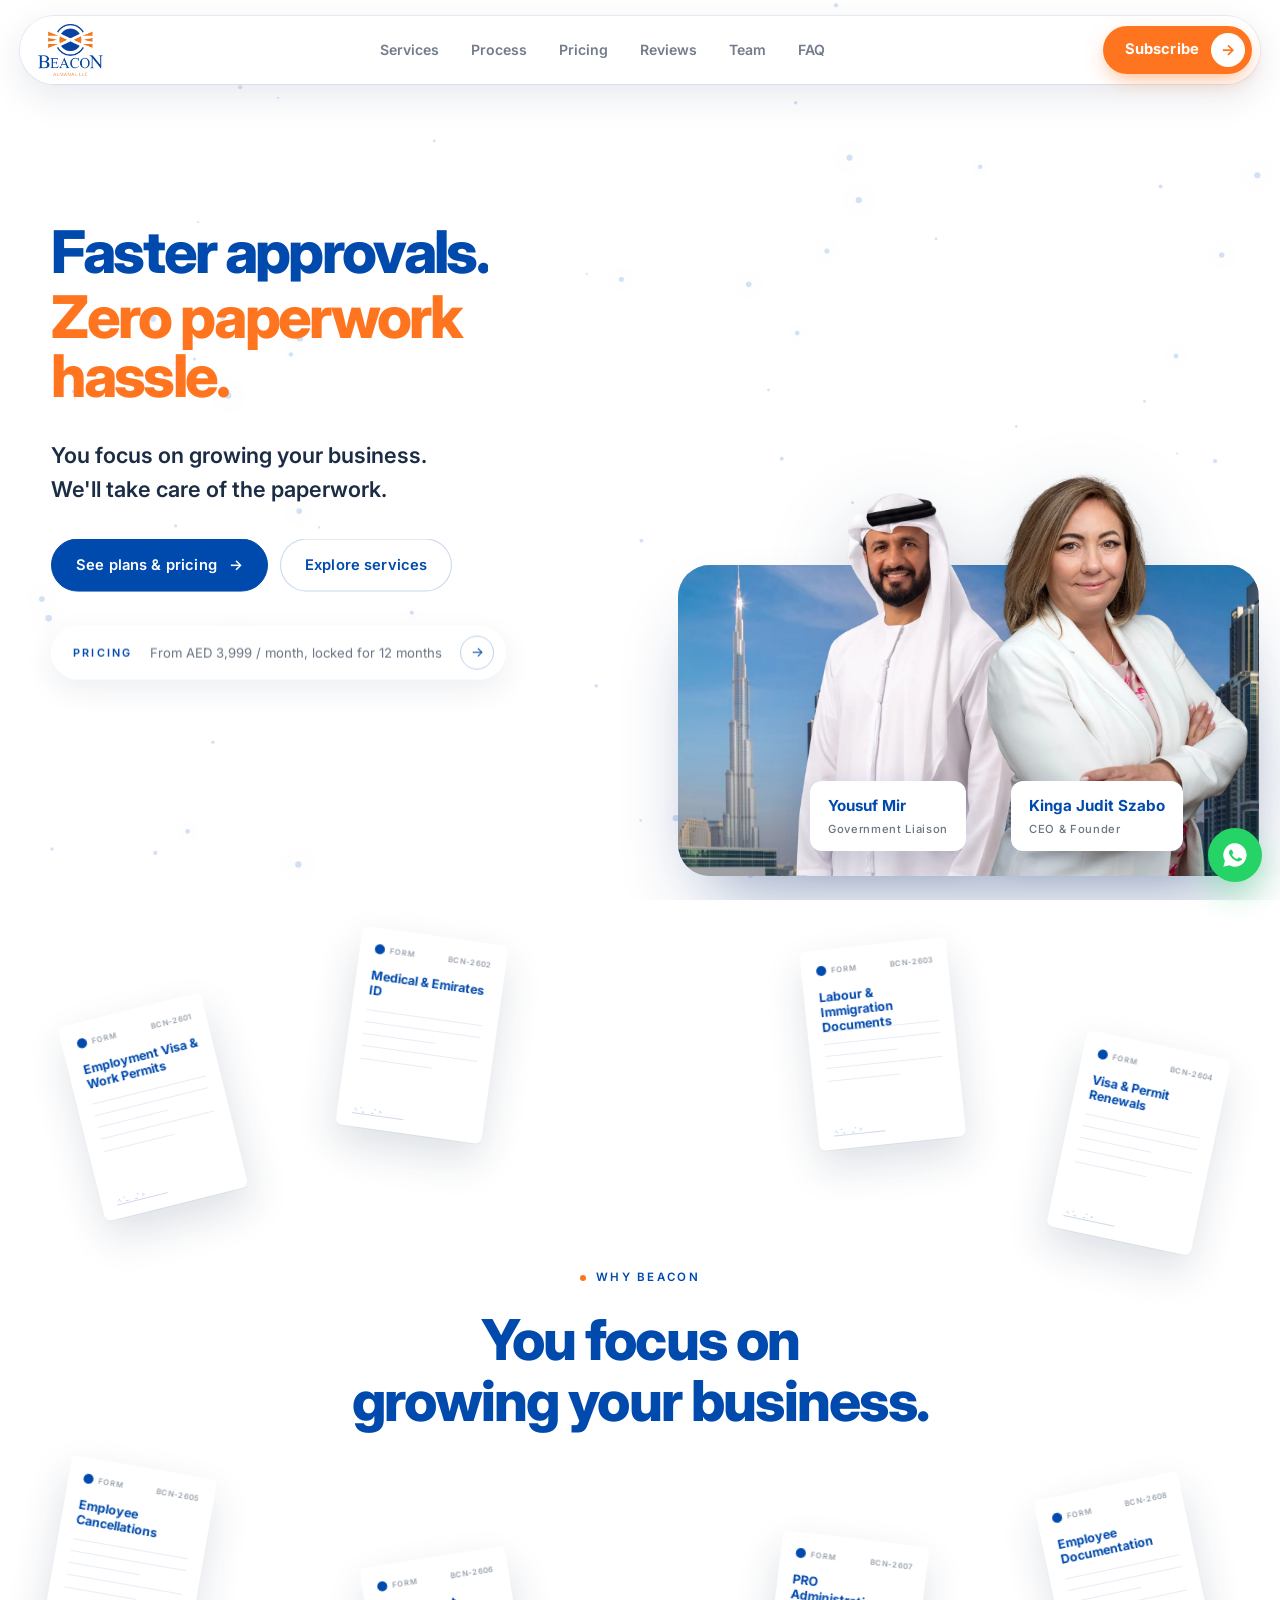
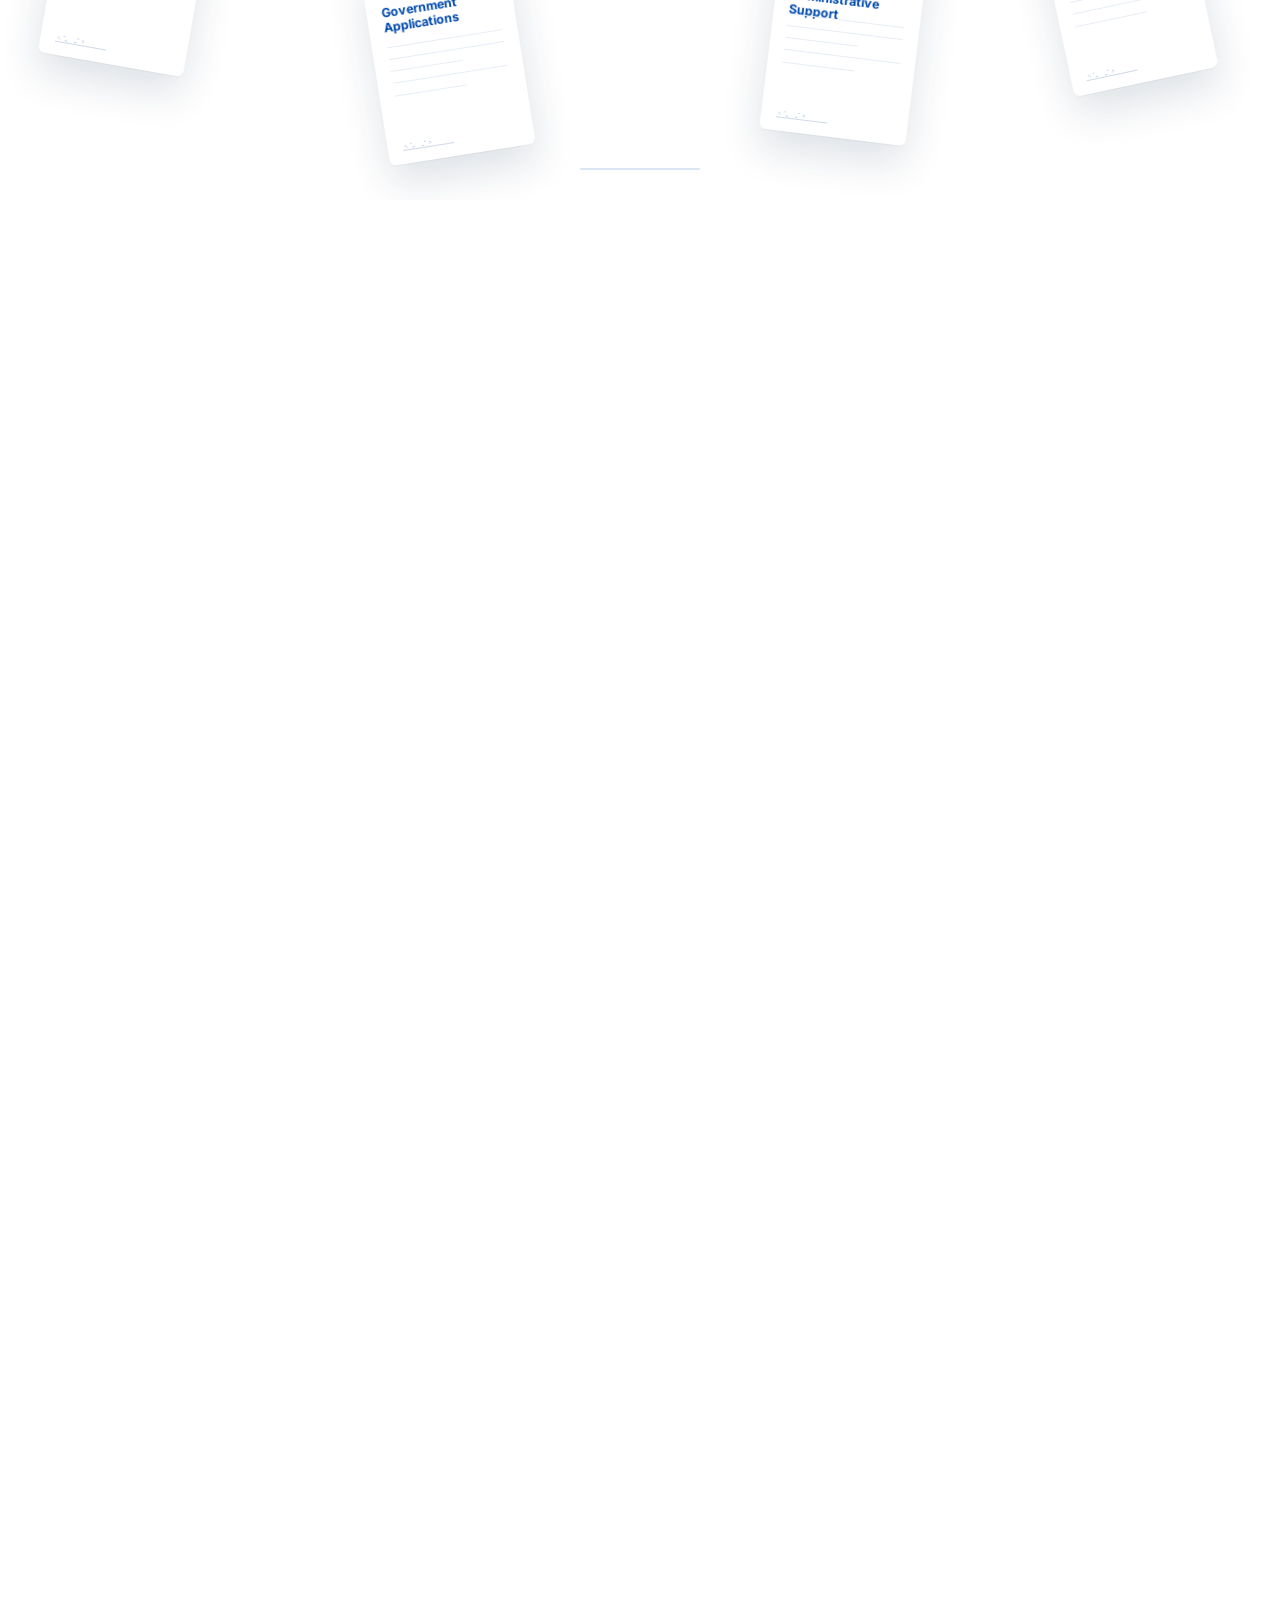
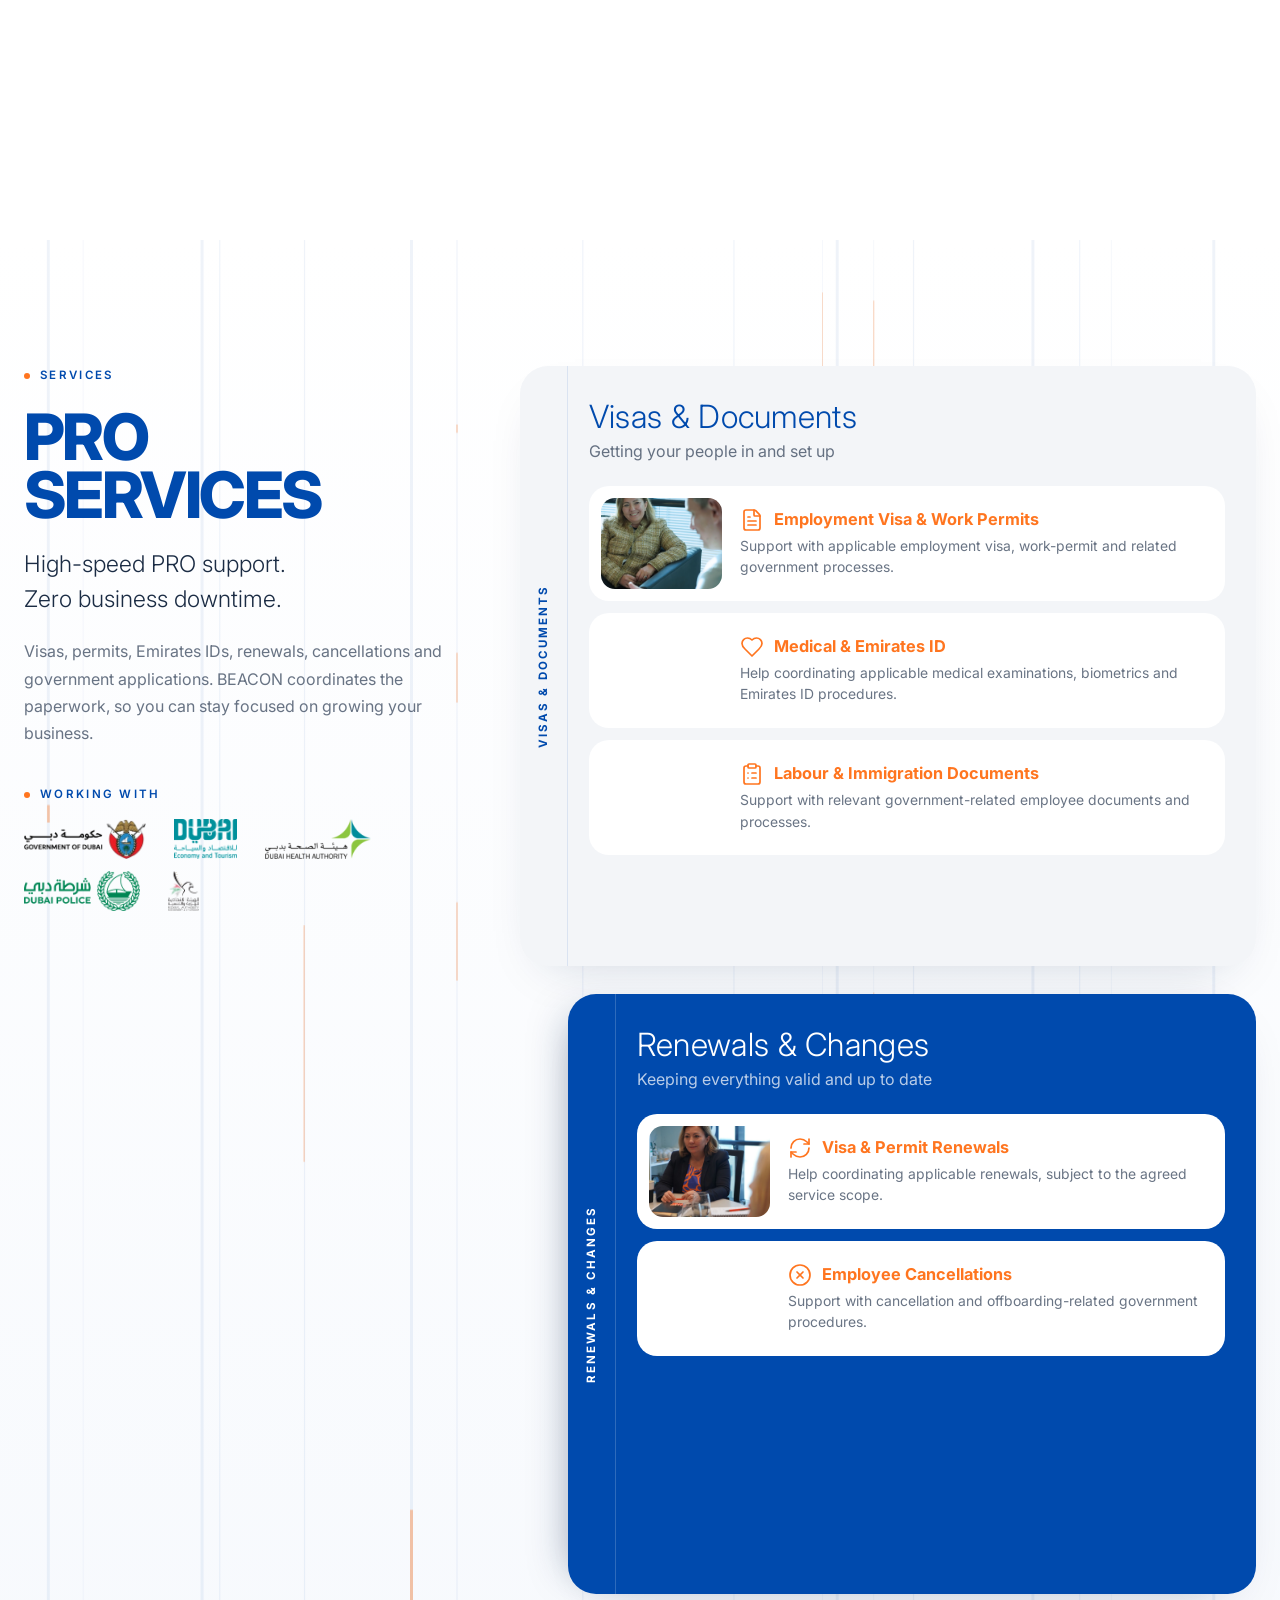
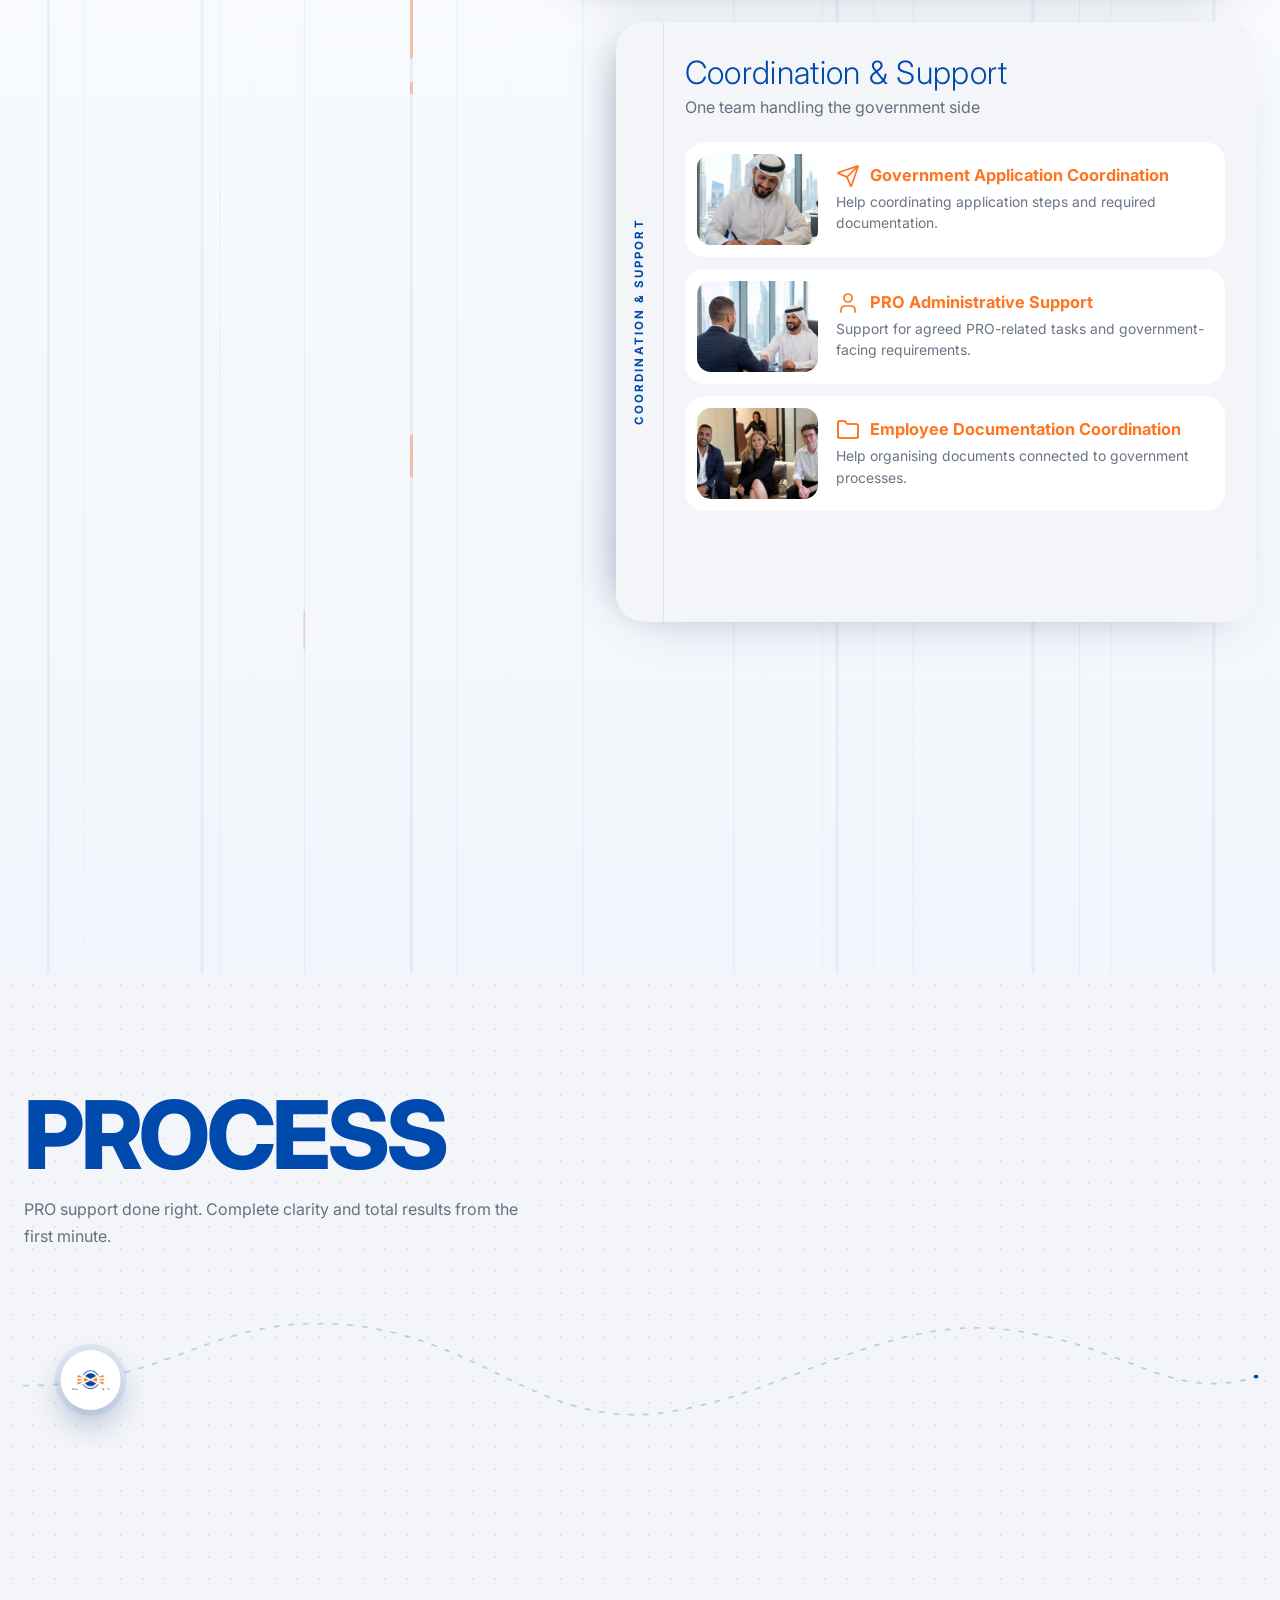
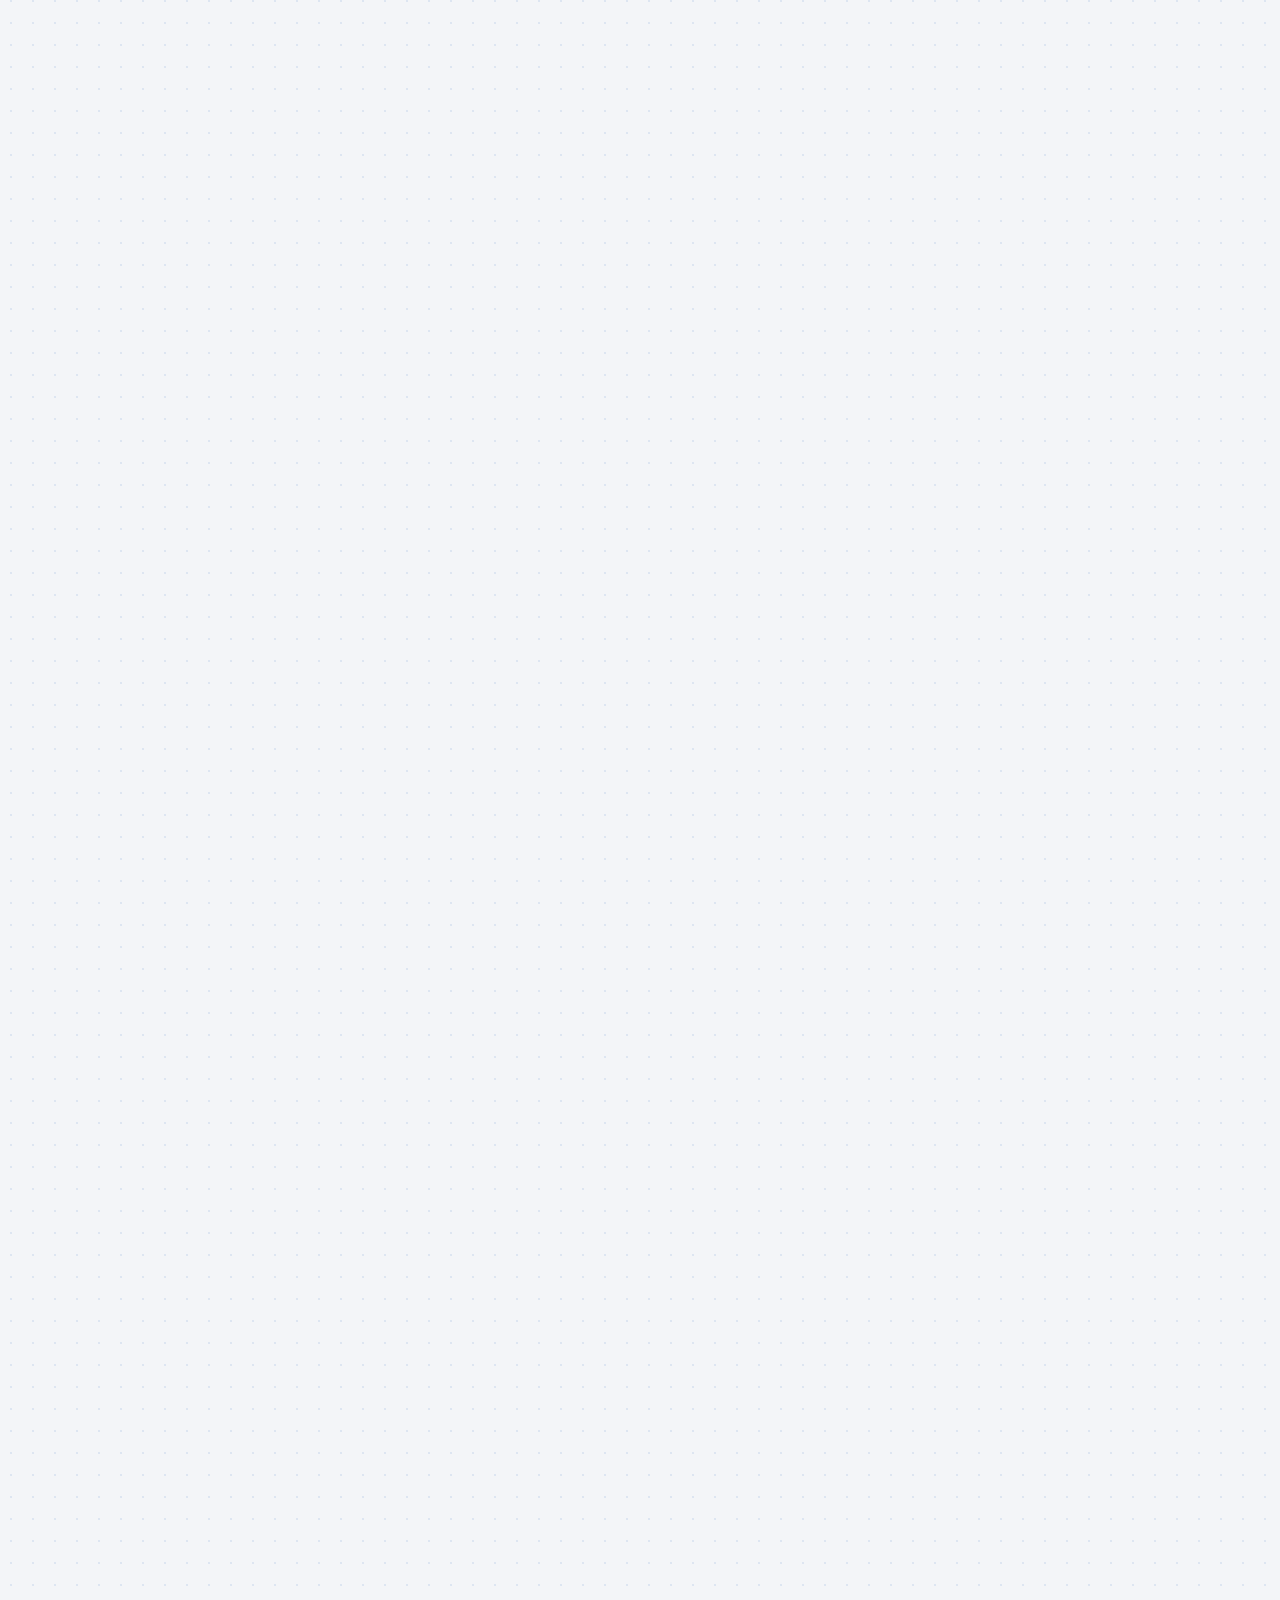
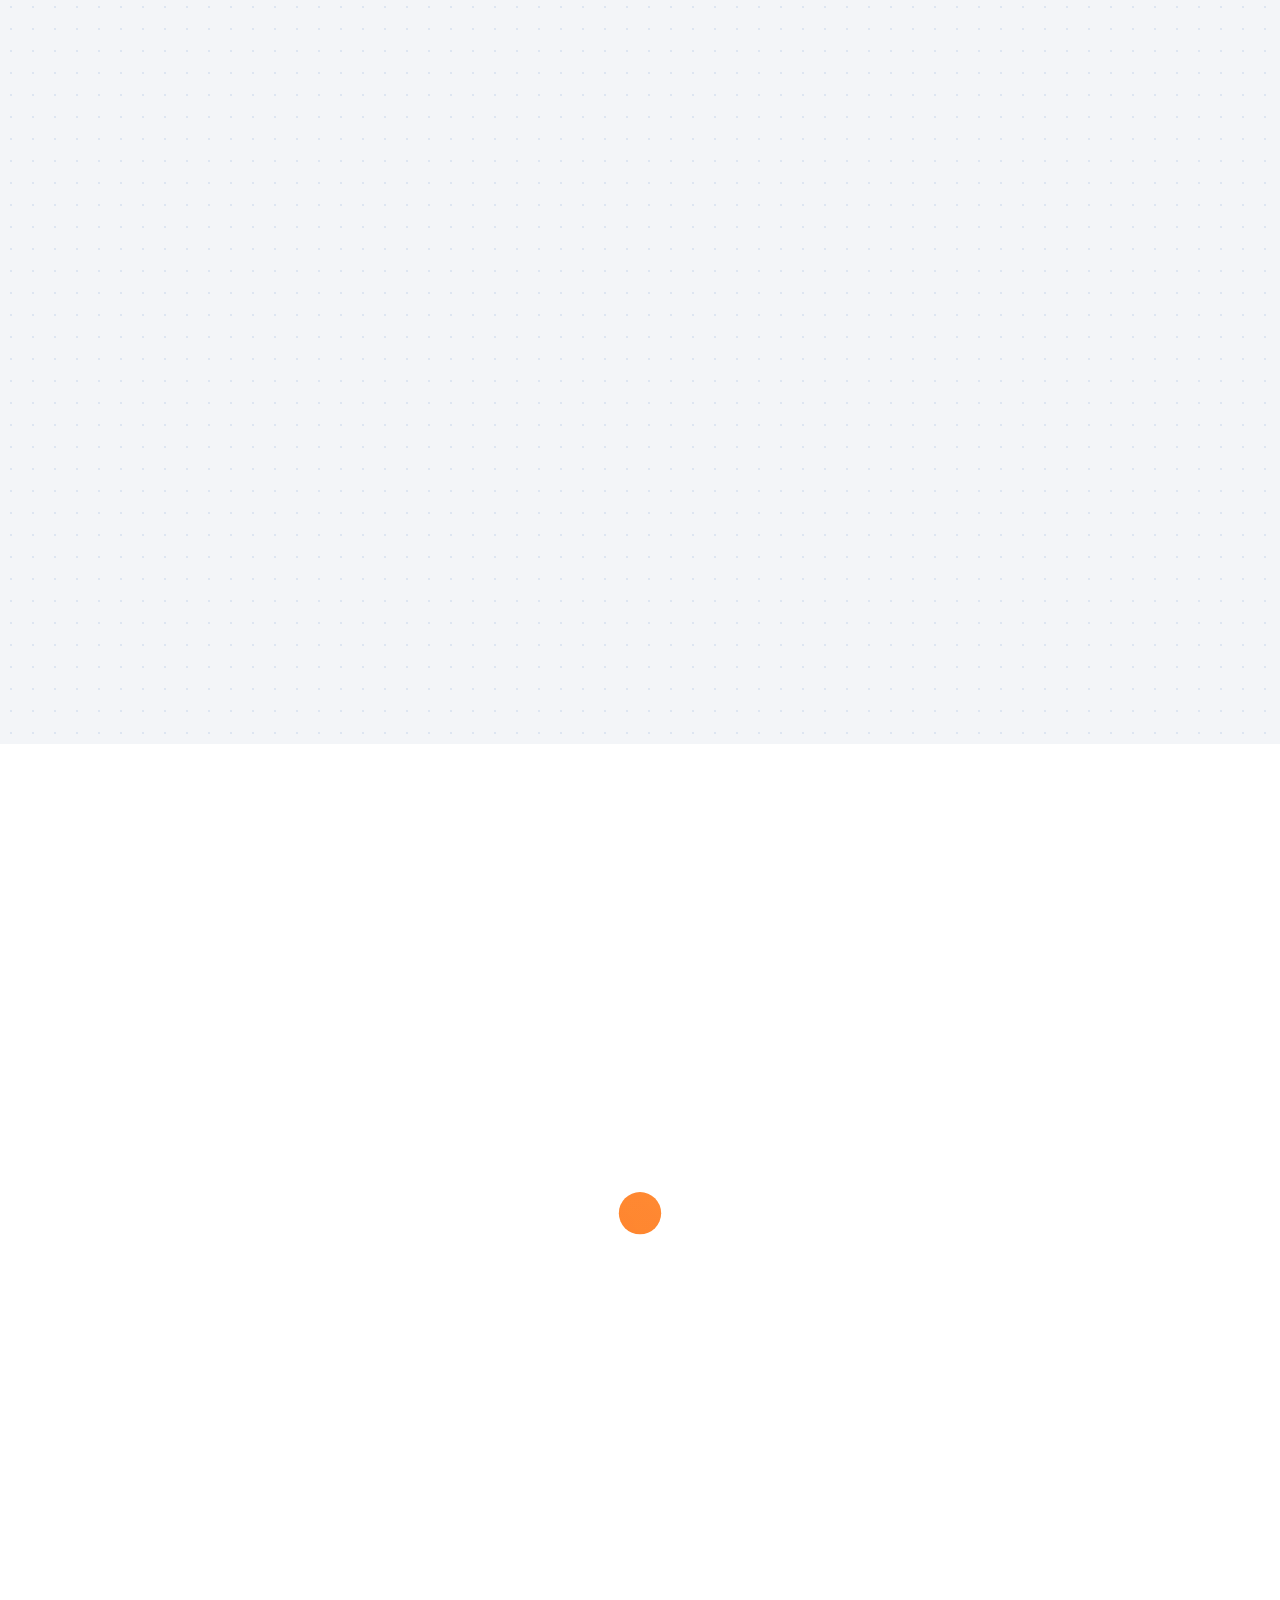
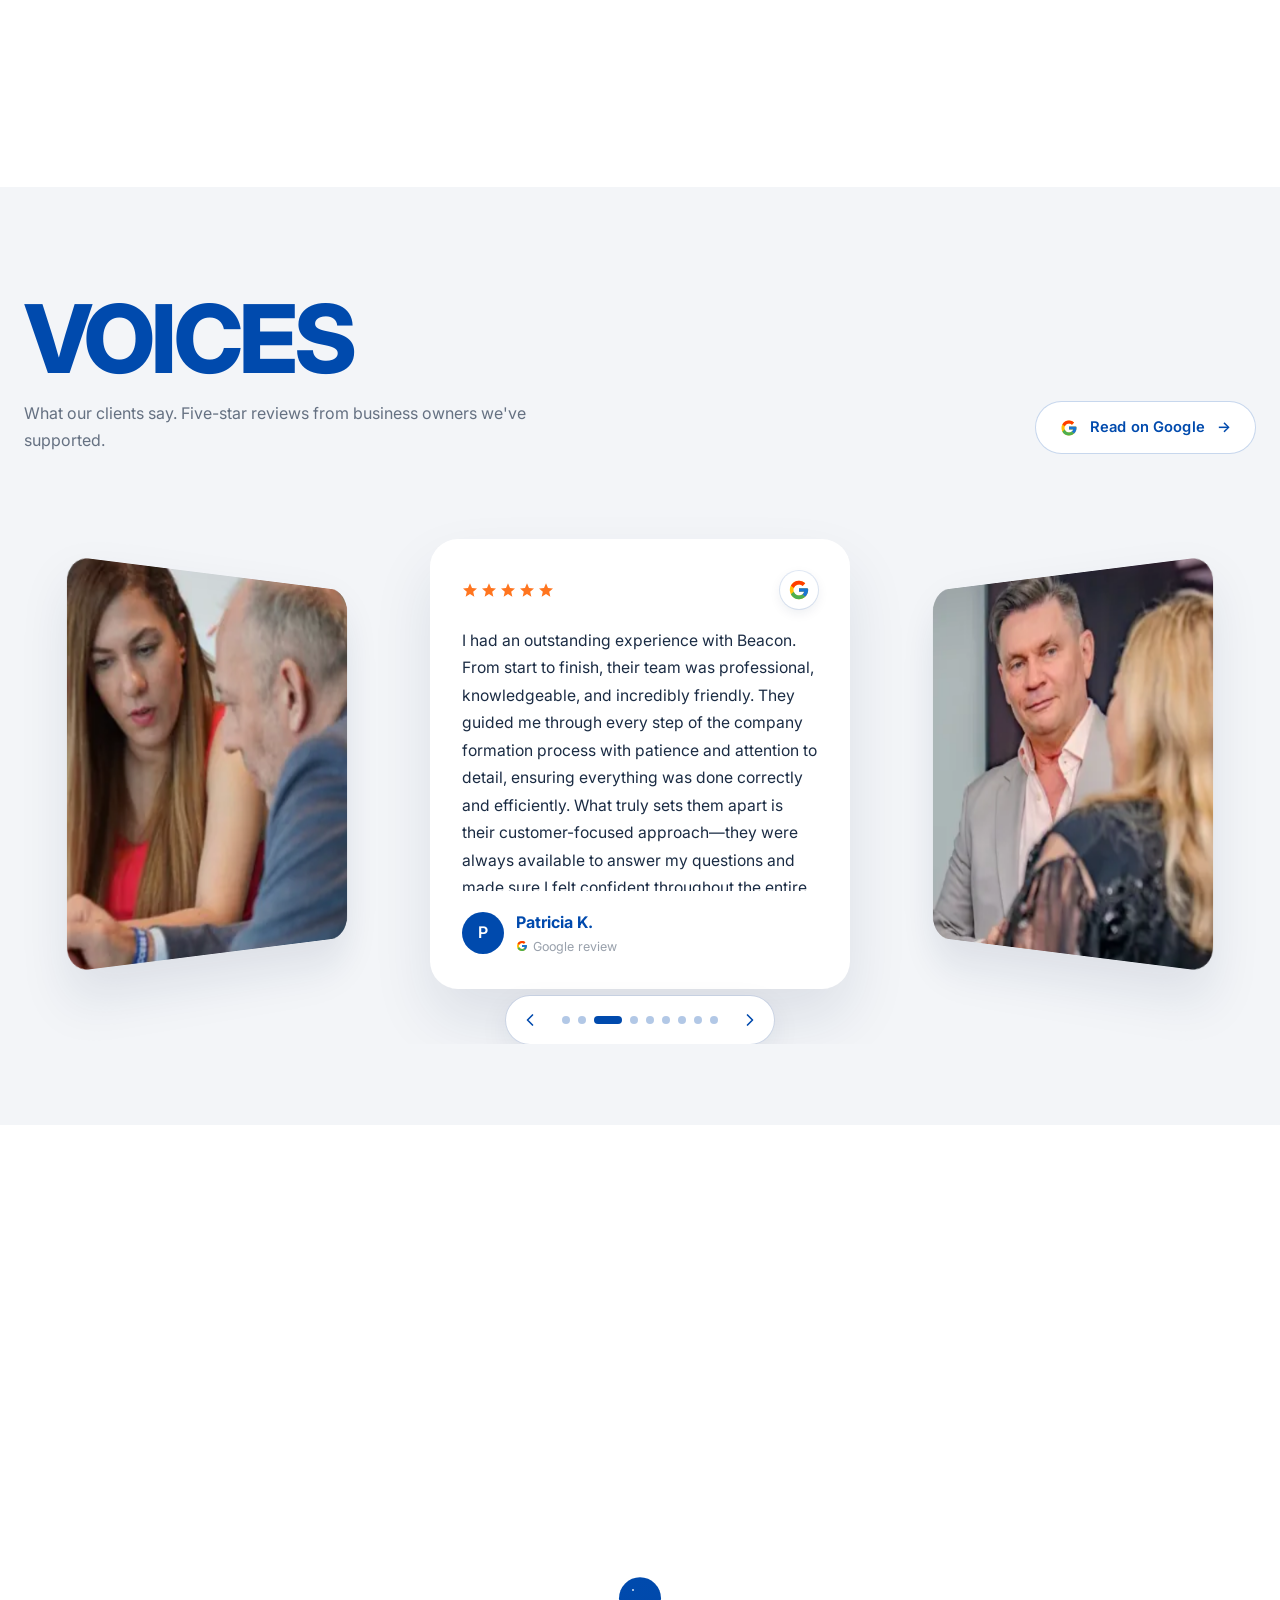
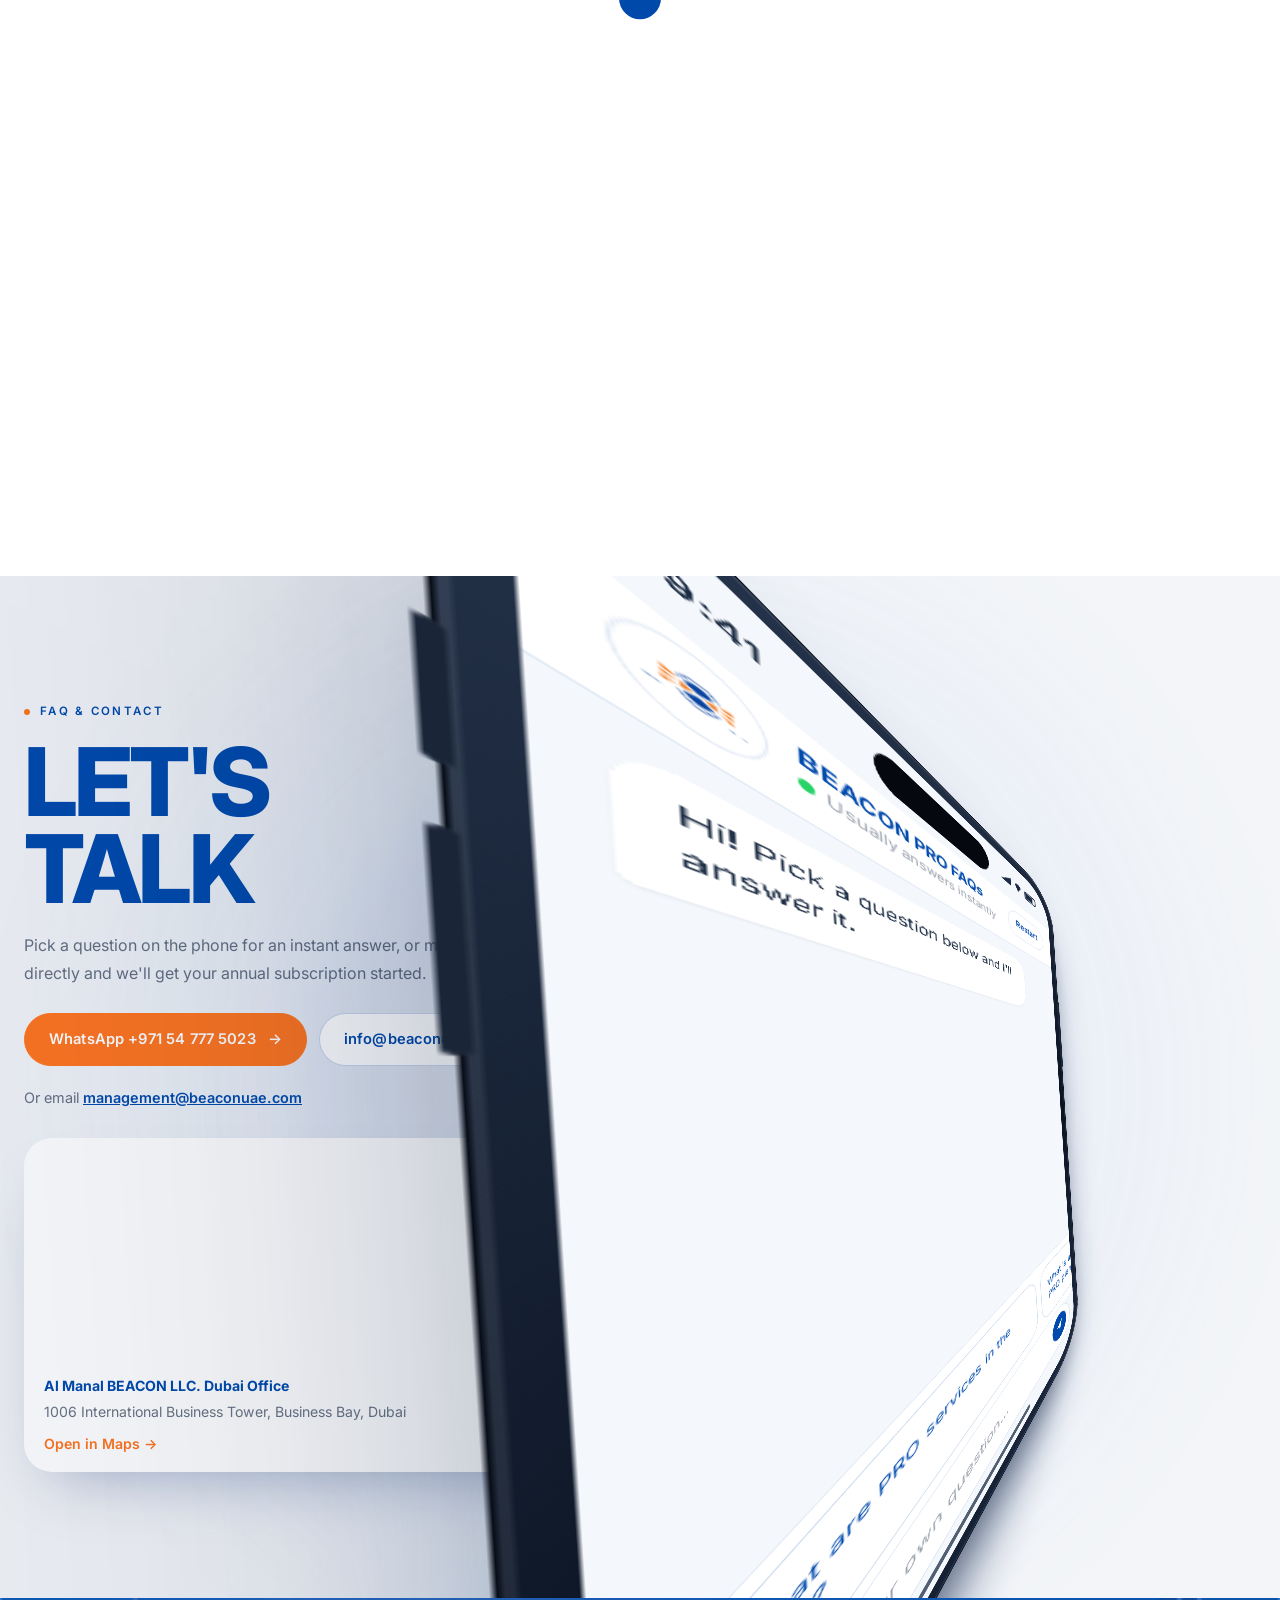
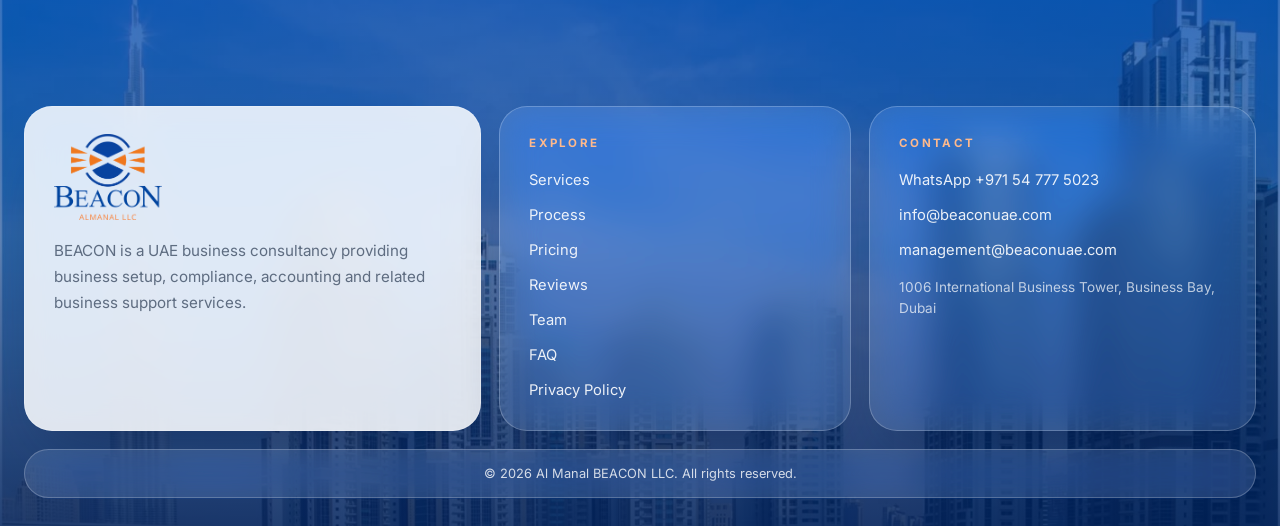
<file: index.html>
<!doctype html>
<html lang="en">
<head>
<meta charset="utf-8">
<meta name="viewport" content="width=device-width, initial-scale=1, viewport-fit=cover">
<title>BEACON PRO Services UAE | Monthly PRO &amp; Government Employee Admin</title>
<meta name="description" content="BEACON UAE PRO Services: annual PRO subscriptions for government-related employee administration. Fixed monthly price, locked in for 12 months.">
<link rel="canonical" href="https://beaconuae.com/">
<meta name="robots" content="index, follow, max-image-preview:large">
<meta property="og:type" content="website">
<meta property="og:site_name" content="BEACON UAE">
<meta property="og:title" content="BEACON PRO Services UAE | Monthly PRO &amp; Government Employee Admin">
<meta property="og:description" content="BEACON UAE PRO Services: annual PRO subscriptions for government-related employee administration. Fixed monthly price, locked in for 12 months.">
<meta property="og:url" content="https://beaconuae.com/">
<meta property="og:image" content="https://beaconuae.com/assets/og-image.jpg">
<meta property="og:image:width" content="1200">
<meta property="og:image:height" content="630">
<meta property="og:image:alt" content="BEACON PRO Services UAE: fixed monthly PRO plans for government-related employee administration">
<meta name="twitter:card" content="summary_large_image">
<meta name="twitter:title" content="BEACON PRO Services UAE | Monthly PRO &amp; Government Employee Admin">
<meta name="twitter:description" content="BEACON UAE PRO Services: annual PRO subscriptions for government-related employee administration. Fixed monthly price, locked in for 12 months.">
<meta name="twitter:image" content="https://beaconuae.com/assets/og-image.jpg">
<!-- Google Search Console: paste your verification code below and remove the comment markers
<meta name="google-site-verification" content="YOUR_CODE_HERE">
-->
<script type="application/ld+json">{"@context": "https://schema.org", "@type": "Organization", "@id": "https://beaconuae.com/#organization", "name": "BEACON UAE", "legalName": "Al Manal BEACON LLC", "url": "https://beaconuae.com/", "logo": "https://beaconuae.com/assets/logo.png", "image": "https://beaconuae.com/assets/og-image.jpg", "description": "UAE business consultancy providing PRO and government-related employee administration, business setup, compliance and accounting support.", "email": "info@beaconuae.com", "telephone": "+971547775023", "areaServed": {"@type": "Country", "name": "United Arab Emirates"}, "address": {"@type": "PostalAddress", "streetAddress": "1006 International Business Tower, Business Bay", "addressLocality": "Dubai", "addressCountry": "AE"}, "contactPoint": [{"@type": "ContactPoint", "contactType": "customer service", "telephone": "+971547775023", "email": "info@beaconuae.com", "availableLanguage": ["English"], "areaServed": "AE"}], "hasMap": "https://maps.app.goo.gl/Fybe6Yxfezdj3xyYA"}</script>
<script type="application/ld+json">{"@context": "https://schema.org", "@type": "FAQPage", "mainEntity": [{"@type": "Question", "name": "What are PRO services in the UAE?", "acceptedAnswer": {"@type": "Answer", "text": "PRO (Public Relations Officer) services cover government-facing administration such as visa, permit, labour and Emirates ID processes, handled on a company's behalf."}}, {"@type": "Question", "name": "What is included in BEACON's PRO plans?", "acceptedAnswer": {"@type": "Answer", "text": "Packages cover PRO and government-related employee administration. The exact inclusions are confirmed with you when your scope is agreed."}}, {"@type": "Question", "name": "Can Free Zone and Mainland companies use PRO services?", "acceptedAnswer": {"@type": "Answer", "text": "Where the relevant services apply, yes. Tell us your licence type and we'll confirm what applies to your company."}}, {"@type": "Question", "name": "What is the difference between outsourced PRO support and an in-house PRO employee?", "acceptedAnswer": {"@type": "Answer", "text": "An in-house PRO is your own hire and responsibility. Outsourced support lets BEACON coordinate agreed processes, so you don't have to maintain that function yourself."}}, {"@type": "Question", "name": "Are government fees and third-party charges included in the monthly price?", "acceptedAnswer": {"@type": "Answer", "text": "These are confirmed when you subscribe. We don't assume they're included."}}, {"@type": "Question", "name": "How is the employee count determined for each package?", "acceptedAnswer": {"@type": "Answer", "text": "Packages are based on your company's employee count: 1–5 (Spark), 6–10 (Signal), 11–15 (Flare) or 16+ employees (Lighthouse). We confirm the count with you when you subscribe."}}, {"@type": "Question", "name": "What happens if our company grows beyond our selected package?", "acceptedAnswer": {"@type": "Answer", "text": "Talk to us and we'll move you to the plan that fits your new team size. Companies reaching 16 or more employees meet with us to agree their plan."}}, {"@type": "Question", "name": "Can BEACON assist with employee renewals and cancellations?", "acceptedAnswer": {"@type": "Answer", "text": "Renewals and cancellation-related government processes can be supported, subject to the agreed service scope."}}, {"@type": "Question", "name": "Is this an annual subscription?", "acceptedAnswer": {"@type": "Answer", "text": "Yes. Every plan is an annual subscription, and your monthly price is locked in for the full 12 months."}}, {"@type": "Question", "name": "Can my monthly price change during the year?", "acceptedAnswer": {"@type": "Answer", "text": "No. Your monthly price is locked in for 12 months from the start of your subscription."}}, {"@type": "Question", "name": "Does PRO Services include payroll or leave tracking?", "acceptedAnswer": {"@type": "Answer", "text": "No. BEACON PRO Services focuses on PRO and government-related employee administration. Payroll processing, leave tracking, and ongoing HR administration are separate services available through BEACON's accounting services."}}, {"@type": "Question", "name": "Can we use BEACON for both PRO and accounting services?", "acceptedAnswer": {"@type": "Answer", "text": "Yes. They're separate services, and you can enquire about both."}}, {"@type": "Question", "name": "How do I subscribe?", "acceptedAnswer": {"@type": "Answer", "text": "Choose your plan, then message us on WhatsApp at +971 54 777 5023 or email info@beaconuae.com or management@beaconuae.com."}}]}</script>
<script>
/* Google Analytics 4: paste your Measurement ID (looks like G-ABC123XYZ9) to switch it on */
(function(){var GA_ID="";if(!GA_ID)return;var g=document.createElement("script");g.async=true;g.src="https://www.googletagmanager.com/gtag/js?id="+GA_ID;document.head.appendChild(g);window.dataLayer=window.dataLayer||[];window.gtag=function(){dataLayer.push(arguments)};gtag("js",new Date());gtag("config",GA_ID)})();
</script>
<link rel="icon" href="./assets/favicon.png">
<link rel="preconnect" href="https://fonts.googleapis.com">
<link rel="preconnect" href="https://fonts.gstatic.com" crossorigin>
<link href="https://fonts.googleapis.com/css2?family=Inter:wght@200;300;400;500;600;700;800&display=swap" rel="stylesheet">
  <script type="module" crossorigin src="./static/index-BkhqyYQ6.js"></script>
  <link rel="stylesheet" crossorigin href="./static/index-CSOTd6kT.css">
</head>
<body>
<script>document.documentElement.classList.add("js","ldg")</script>
<div id="loader" role="status" aria-label="Loading BEACON">
  <div class="ld-mid">
    <img class="ld-logo" src="./assets/logo.png" alt="BEACON Al Manal LLC" width="480" height="383">
  </div>
  <span class="ld-num">0</span>
  <span class="ld-bar"></span>
</div>
<script>
/* loader: waits for the hero photo and fonts (max ~3s), short on repeat visits */
(function(){
  var L=document.getElementById("loader"),H=document.documentElement,num=L.querySelector(".ld-num"),bar=L.querySelector(".ld-bar");
  var seen=false;try{seen=sessionStorage.getItem("bcn4")==="1"}catch(e){}
  var minT=seen?300:1200,maxT=3000,t0=performance.now(),ready=false,shown=0,last=t0,done=false;
  var img=new Image();img.src="./assets/kyhero.webp";
  Promise.all([img.decode?img.decode().catch(function(){}):0,document.fonts?document.fonts.ready:0]).then(function(){ready=true});
  function f(now){var dt=Math.min(.25,(now-last)/1000);last=now;var el=now-t0,tp=Math.min(1,el/minT);
    var target=ready?(tp>=1?100:tp*100):Math.min(90,tp*90);if(el>maxT)target=100;
    shown+=(target-shown)*(1-Math.exp(-dt*9));if(target-shown<.5)shown=target;
    num.textContent=Math.round(shown);bar.style.transform="scaleX("+shown/100+")";
    if(shown>=100&&!done){done=true;setTimeout(out,180);return}requestAnimationFrame(f)}
  function out(){try{sessionStorage.setItem("bcn4","1")}catch(e){}L.classList.add("out");H.classList.remove("ldg");
    setTimeout(function(){dispatchEvent(new Event("beacon:ready"))},120);setTimeout(function(){L.remove()},1100)}
  requestAnimationFrame(f);
})();
if("scrollRestoration" in history)history.scrollRestoration="manual";
</script>
<div id="root"></div>
</body>
</html>
</file>
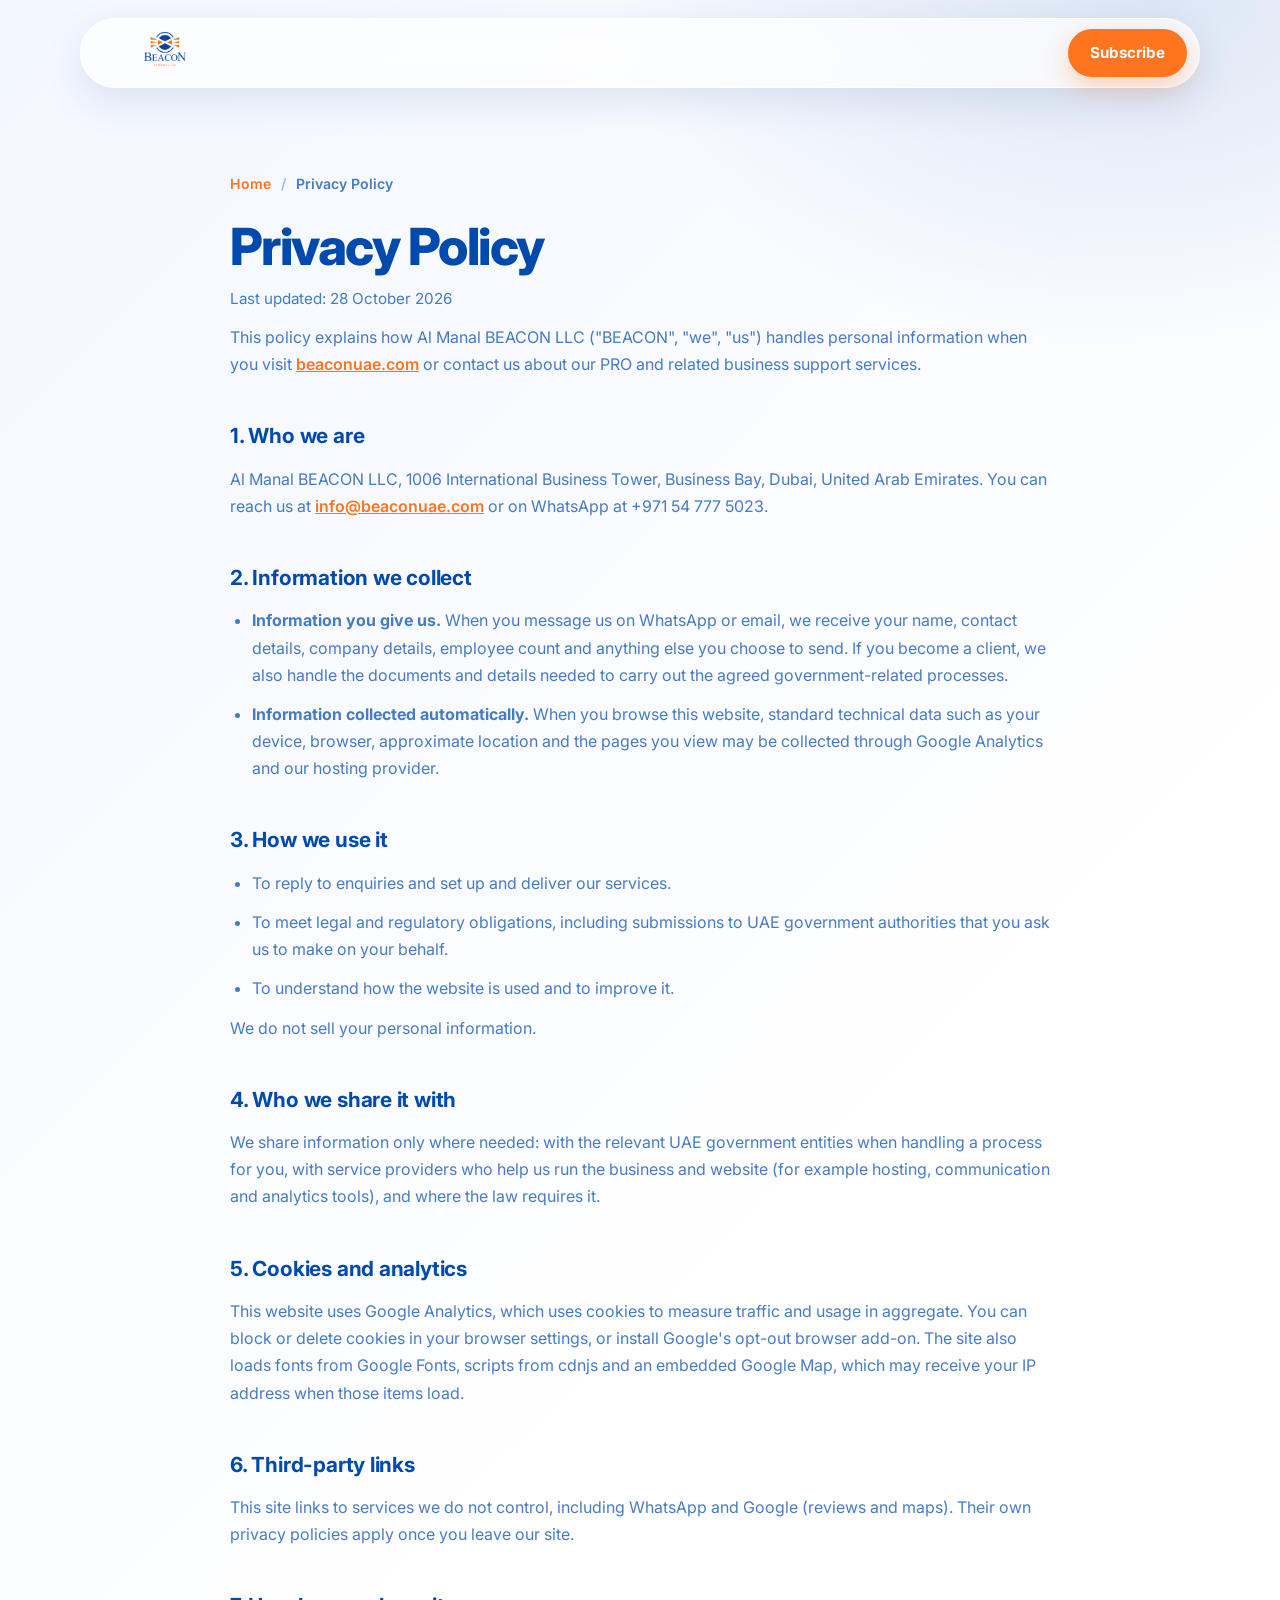
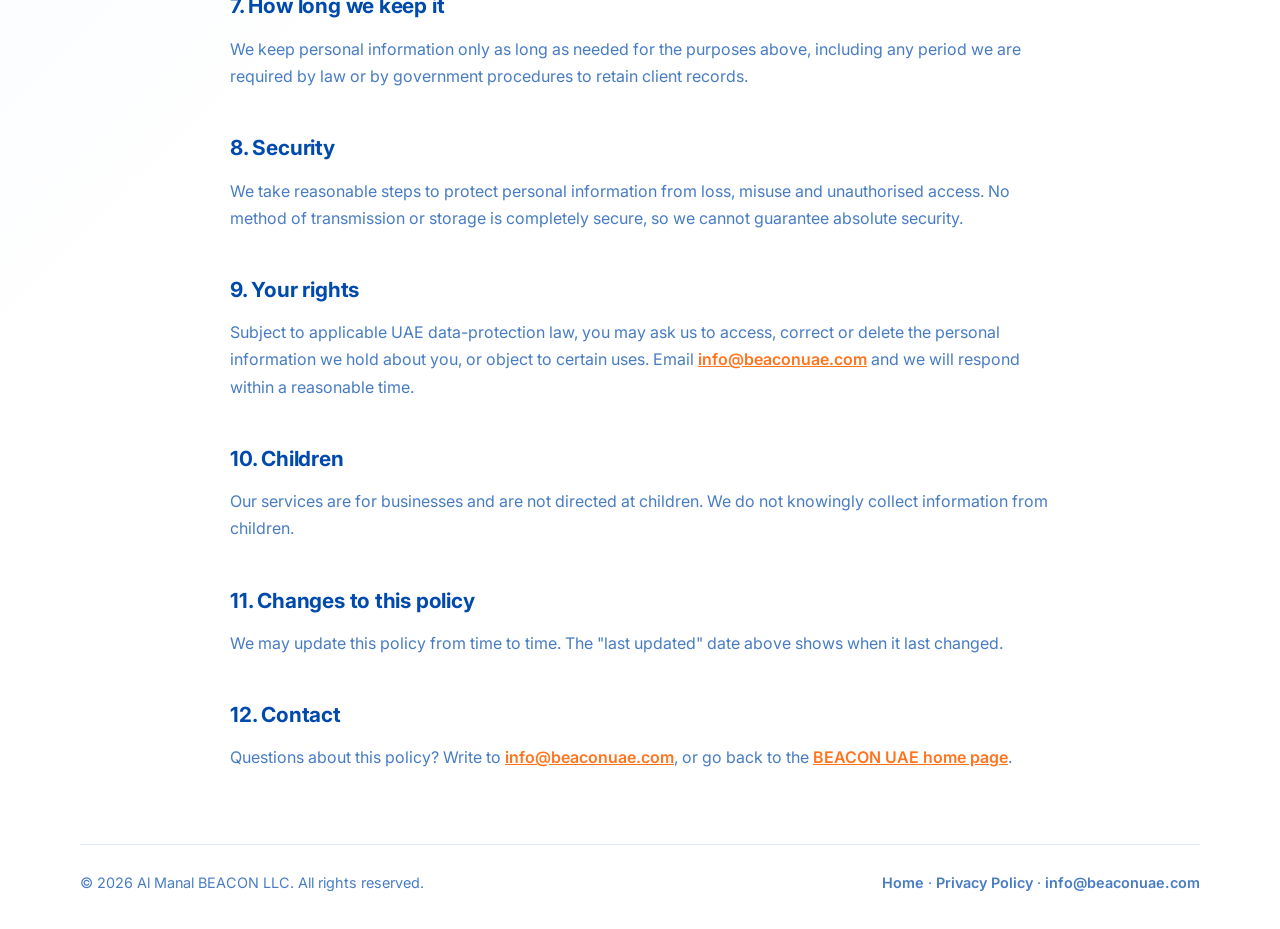
<file: privacy-policy.html>
<!DOCTYPE html>
<html lang="en">
<head>
<meta charset="utf-8">
<meta name="viewport" content="width=device-width, initial-scale=1">
<link rel="icon" href="assets/logo.png">
<link rel="preconnect" href="https://fonts.googleapis.com">
<link rel="preconnect" href="https://fonts.gstatic.com" crossorigin>
<link href="https://fonts.googleapis.com/css2?family=Inter:wght@400;600;700;800&display=swap" rel="stylesheet">
<title>Privacy Policy | BEACON UAE</title>
<meta name="description" content="How Al Manal BEACON LLC (BEACON UAE) collects, uses and protects personal information when you visit beaconuae.com or contact us about our PRO services.">
<link rel="canonical" href="https://beaconuae.com/privacy-policy/">
<meta name="robots" content="index, follow">
<meta property="og:type" content="website">
<meta property="og:site_name" content="BEACON UAE">
<meta property="og:title" content="Privacy Policy | BEACON UAE">
<meta property="og:description" content="How BEACON UAE collects, uses and protects personal information.">
<meta property="og:url" content="https://beaconuae.com/privacy-policy/">
<meta property="og:image" content="https://beaconuae.com/assets/og-image.jpg">
<meta property="og:image:width" content="1200">
<meta property="og:image:height" content="630">
<meta property="og:image:alt" content="BEACON PRO Services UAE">
<meta name="twitter:card" content="summary_large_image">
<script type="application/ld+json">{"@context": "https://schema.org", "@type": "BreadcrumbList", "itemListElement": [{"@type": "ListItem", "position": 1, "name": "Home", "item": "https://beaconuae.com/"}, {"@type": "ListItem", "position": 2, "name": "Privacy Policy", "item": "https://beaconuae.com/privacy-policy/"}]}</script>
<script>
/* Google Analytics 4: paste your Measurement ID (looks like G-ABC123XYZ9) to switch it on */
(function(){var GA_ID="";if(!GA_ID)return;var g=document.createElement("script");g.async=true;g.src="https://www.googletagmanager.com/gtag/js?id="+GA_ID;document.head.appendChild(g);window.dataLayer=window.dataLayer||[];window.gtag=function(){dataLayer.push(arguments)};gtag("js",new Date());gtag("config",GA_ID)})();
</script>
<style>
:root{--blue:#004aad;--blue-soft:rgba(0,74,173,.72);--orange:#ff751f;--line:rgba(0,74,173,.12);--w:820px}
*{box-sizing:border-box;margin:0}
html{scroll-behavior:smooth}
body{font-family:Inter,system-ui,-apple-system,"Segoe UI",sans-serif;color:var(--blue);line-height:1.7;-webkit-font-smoothing:antialiased;min-height:100vh;display:flex;flex-direction:column;background:radial-gradient(60vmax 40vmax at 90% 0%,rgba(0,74,173,.12),transparent 70%),linear-gradient(135deg,#f3f7ff,#fff 55%,#fff)}
a{color:inherit}
:focus-visible{outline:3px solid var(--orange);outline-offset:3px;border-radius:8px}
.top{width:min(1120px,100% - 40px);margin:18px auto 0;display:flex;align-items:center;justify-content:space-between;padding:10px 12px 10px 24px;border-radius:999px;background:rgba(255,255,255,.7);border:1px solid rgba(255,255,255,.9);box-shadow:0 14px 40px rgba(0,50,120,.1);-webkit-backdrop-filter:blur(18px);backdrop-filter:blur(18px)}
.top img{width:120px;height:34px;object-fit:contain}
.btn{display:inline-flex;align-items:center;gap:8px;padding:11px 22px;border-radius:999px;background:var(--orange);color:#fff;font-weight:700;font-size:.95rem;text-decoration:none;box-shadow:0 10px 26px rgba(255,117,31,.3);transition:transform .3s}
.btn:hover{transform:translateY(-2px)}
main{flex:1;width:min(var(--w),100% - 40px);margin:0 auto;padding:clamp(40px,8vh,80px) 0}
.crumbs{font-size:.88rem;font-weight:600;color:var(--blue-soft);margin-bottom:22px}
.crumbs ol{list-style:none;display:flex;gap:10px;padding:0}
.crumbs li+li::before{content:"/";margin-right:10px;opacity:.5}
.crumbs a{text-decoration:none}.crumbs a:hover{color:var(--orange)}
h1{font-size:clamp(2rem,5vw,3.2rem);line-height:1.1;letter-spacing:-.03em;font-weight:800}
.meta{margin-top:12px;color:var(--blue-soft);font-size:.95rem}
h2{margin-top:40px;font-size:1.3rem;letter-spacing:-.01em}
p,li{margin-top:12px;color:var(--blue-soft)}
ul{padding-left:22px}
main a:not(.btn){color:var(--orange);font-weight:600}
footer{width:min(1120px,100% - 40px);margin:0 auto;padding:26px 0 34px;border-top:1px solid var(--line);font-size:.9rem;color:var(--blue-soft);display:flex;flex-wrap:wrap;gap:8px 24px;justify-content:space-between}
footer a{text-decoration:none;font-weight:600}footer a:hover{color:var(--orange)}
</style>
</head>
<body>
<header class="top"><a href="./" aria-label="BEACON UAE home"><img src="assets/logo.png" alt="BEACON UAE" width="120" height="34"></a><a class="btn" href="./#quote">Subscribe</a></header>
<main>
<nav class="crumbs" aria-label="Breadcrumb"><ol><li><a href="./">Home</a></li><li aria-current="page">Privacy Policy</li></ol></nav>
<h1>Privacy Policy</h1>
<p class="meta">Last updated: 28 October 2026</p>

<p>This policy explains how Al Manal BEACON LLC ("BEACON", "we", "us") handles personal information when you visit <a href="./">beaconuae.com</a> or contact us about our PRO and related business support services.</p>

<h2>1. Who we are</h2>
<p>Al Manal BEACON LLC, 1006 International Business Tower, Business Bay, Dubai, United Arab Emirates. You can reach us at <a href="mailto:info@beaconuae.com">info@beaconuae.com</a> or on WhatsApp at +971 54 777 5023.</p>

<h2>2. Information we collect</h2>
<ul>
<li><strong>Information you give us.</strong> When you message us on WhatsApp or email, we receive your name, contact details, company details, employee count and anything else you choose to send. If you become a client, we also handle the documents and details needed to carry out the agreed government-related processes.</li>
<li><strong>Information collected automatically.</strong> When you browse this website, standard technical data such as your device, browser, approximate location and the pages you view may be collected through Google Analytics and our hosting provider.</li>
</ul>

<h2>3. How we use it</h2>
<ul>
<li>To reply to enquiries and set up and deliver our services.</li>
<li>To meet legal and regulatory obligations, including submissions to UAE government authorities that you ask us to make on your behalf.</li>
<li>To understand how the website is used and to improve it.</li>
</ul>
<p>We do not sell your personal information.</p>

<h2>4. Who we share it with</h2>
<p>We share information only where needed: with the relevant UAE government entities when handling a process for you, with service providers who help us run the business and website (for example hosting, communication and analytics tools), and where the law requires it.</p>

<h2>5. Cookies and analytics</h2>
<p>This website uses Google Analytics, which uses cookies to measure traffic and usage in aggregate. You can block or delete cookies in your browser settings, or install Google's opt-out browser add-on. The site also loads fonts from Google Fonts, scripts from cdnjs and an embedded Google Map, which may receive your IP address when those items load.</p>

<h2>6. Third-party links</h2>
<p>This site links to services we do not control, including WhatsApp and Google (reviews and maps). Their own privacy policies apply once you leave our site.</p>

<h2>7. How long we keep it</h2>
<p>We keep personal information only as long as needed for the purposes above, including any period we are required by law or by government procedures to retain client records.</p>

<h2>8. Security</h2>
<p>We take reasonable steps to protect personal information from loss, misuse and unauthorised access. No method of transmission or storage is completely secure, so we cannot guarantee absolute security.</p>

<h2>9. Your rights</h2>
<p>Subject to applicable UAE data-protection law, you may ask us to access, correct or delete the personal information we hold about you, or object to certain uses. Email <a href="mailto:info@beaconuae.com">info@beaconuae.com</a> and we will respond within a reasonable time.</p>

<h2>10. Children</h2>
<p>Our services are for businesses and are not directed at children. We do not knowingly collect information from children.</p>

<h2>11. Changes to this policy</h2>
<p>We may update this policy from time to time. The "last updated" date above shows when it last changed.</p>

<h2>12. Contact</h2>
<p>Questions about this policy? Write to <a href="mailto:info@beaconuae.com">info@beaconuae.com</a>, or go back to the <a href="./">BEACON UAE home page</a>.</p>
</main>
<footer><span>© <span id="yr">2026</span> Al Manal BEACON LLC. All rights reserved.</span><span><a href="./">Home</a> · <a href="privacy-policy.html">Privacy Policy</a> · <a href="mailto:info@beaconuae.com">info@beaconuae.com</a></span></footer>
<script>document.getElementById("yr").textContent=new Date().getFullYear()</script>
</body>
</html>
</file>
